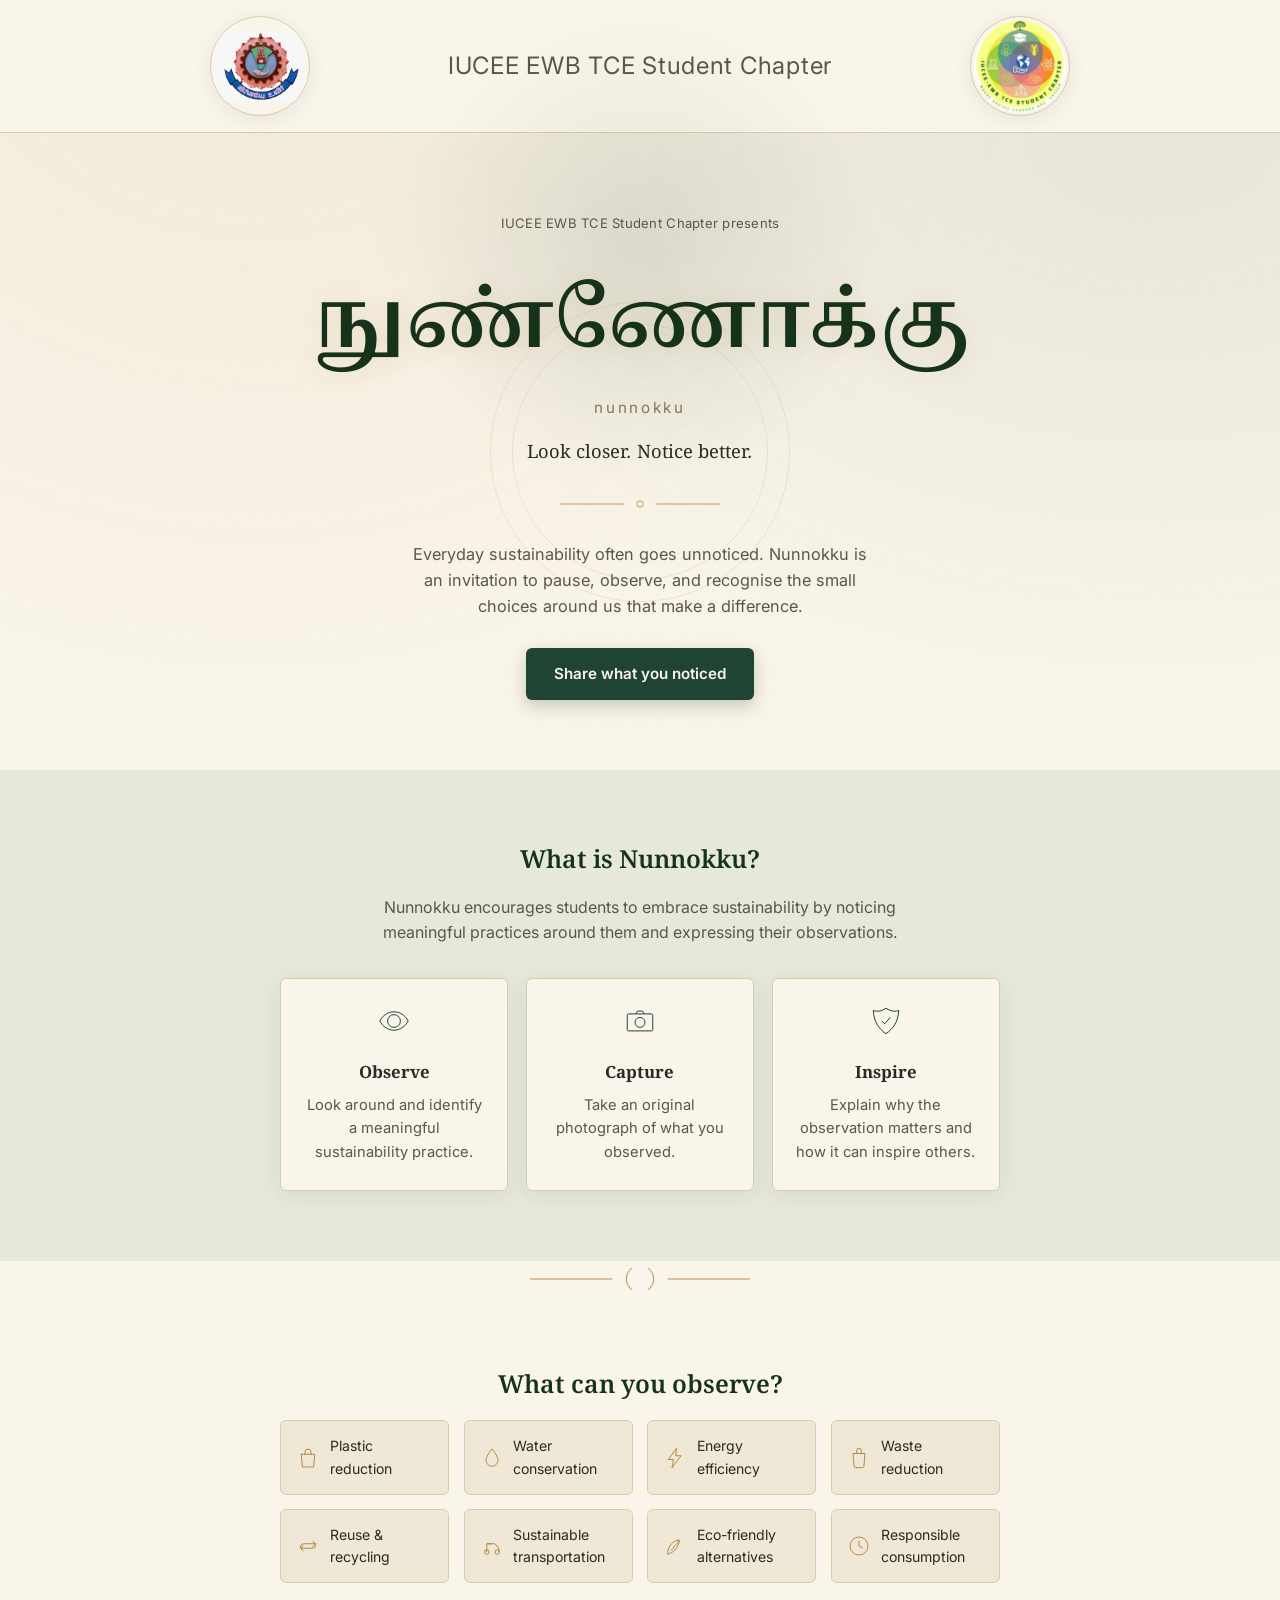
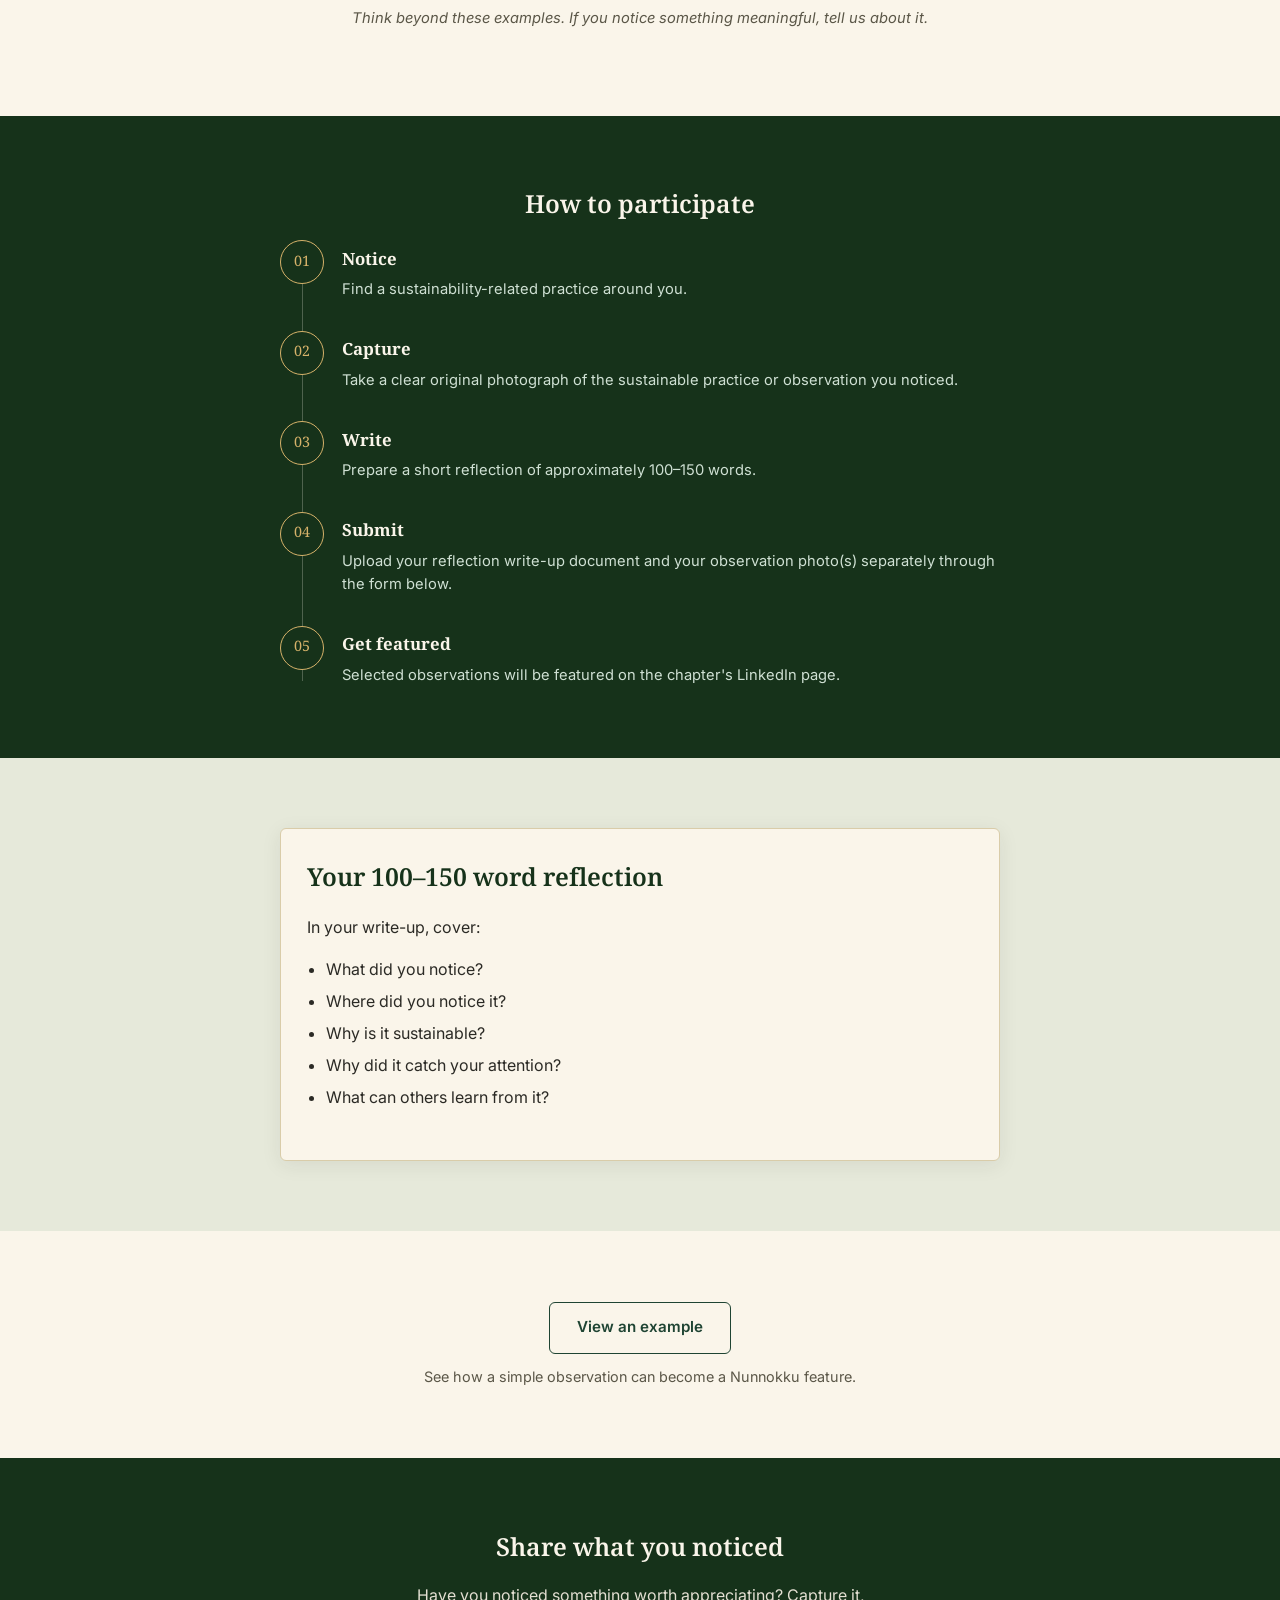
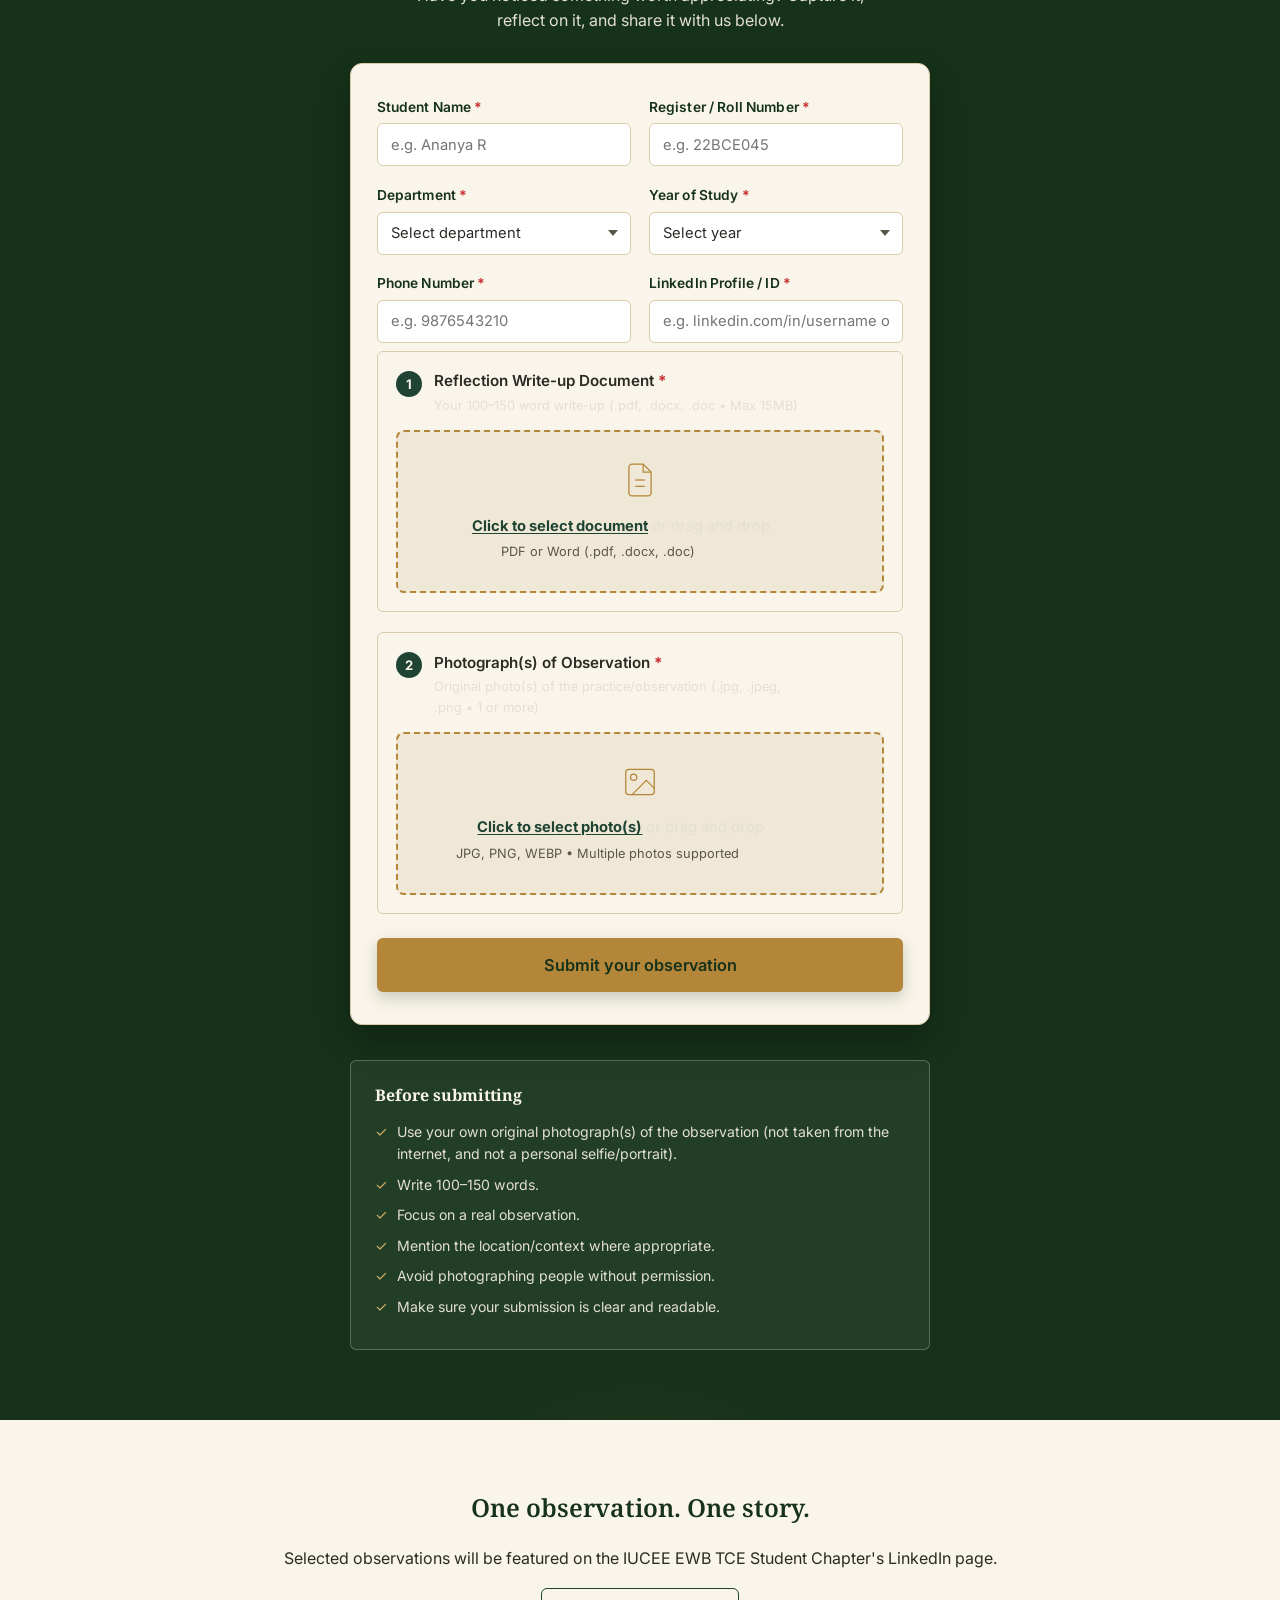
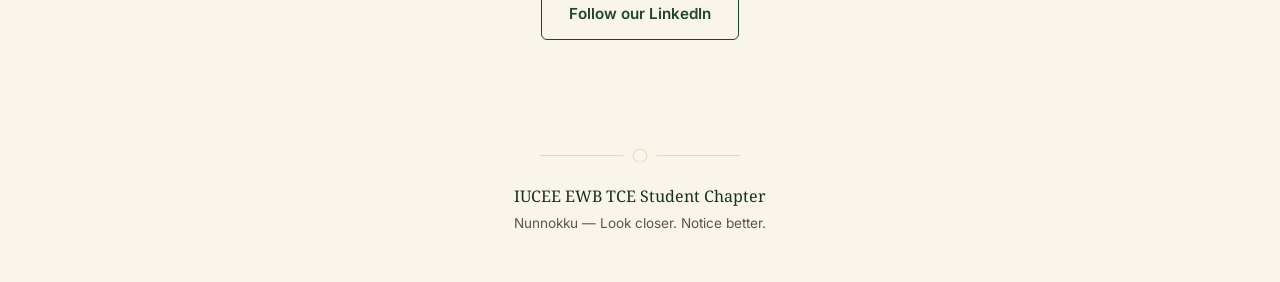
<file: index.html>
<!DOCTYPE html>
<html lang="ta">
<head>
<meta charset="UTF-8">
<meta name="viewport" content="width=device-width, initial-scale=1.0">
<title>நுண்ணோக்கு (Nunnokku) — IUCEE EWB TCE Student Chapter</title>
<meta name="description" content="Nunnokku is a weekly sustainability observation series by the IUCEE EWB TCE Student Chapter. Notice, capture, and share everyday sustainable practices around you.">

<!-- Fonts: Noto Serif Tamil for the Tamil identity mark, Inter for English body/UI text -->
<link rel="preconnect" href="https://fonts.googleapis.com">
<link rel="preconnect" href="https://fonts.gstatic.com" crossorigin>
<link href="https://fonts.googleapis.com/css2?family=Noto+Serif+Tamil:wght@400;500;600;700&family=Inter:wght@400;500;600;700&display=swap" rel="stylesheet">

<link rel="stylesheet" href="style.css?v=4">
</head>
<body>

<a class="skip-link" href="#main">Skip to content</a>

<!-- ============ HEADER ============ -->
<header class="site-header">
  <div class="header-inner">
    <!-- Replace with the chapter's own logo. Keep the image square-ish for best balance. -->
    <span class="logo-frame">
      <img class="logo logo-left" src="assets/logo-left.jpeg" alt="IUCEE EWB TCE Student Chapter logo" width="200" height="200" loading="eager" onerror="this.parentElement.style.visibility='hidden'">
    </span>
    <div class="header-center">
      <span class="header-title"><span class="title-main">IUCEE EWB TCE</span> <span class="title-sub">Student Chapter</span></span>
    </div>
    <!-- Replace with the second organization's logo -->
    <span class="logo-frame">
      <img class="logo logo-right" src="assets/logo-right.png" alt="Partner organization logo" width="200" height="200" loading="eager" onerror="this.parentElement.style.visibility='hidden'">
    </span>
  </div>
</header>

<main id="main">

  <!-- ============ 1. HERO ============ -->
  <section class="hero" aria-labelledby="hero-title">
    <div class="hero-glow" aria-hidden="true"></div>
    <svg class="hero-ring" viewBox="0 0 400 400" aria-hidden="true">
      <circle cx="200" cy="200" r="176" fill="none" stroke="currentColor" stroke-width="1"/>
      <circle cx="200" cy="200" r="150" fill="none" stroke="currentColor" stroke-width="1"/>
    </svg>

    <p class="presents">IUCEE EWB TCE Student Chapter presents</p>
    <h3 id="hero-title" class="tamil-mark">நுண்ணோக்கு</h3>
    <p class="transliteration">nunnokku</p>
    <p class="tagline">Look closer. Notice better.</p>

    <div class="motif" aria-hidden="true">
      <svg viewBox="0 0 200 20" preserveAspectRatio="xMidYMid meet">
        <line x1="0" y1="10" x2="80" y2="10" stroke="currentColor" stroke-width="1"/>
        <circle cx="100" cy="10" r="4" fill="none" stroke="currentColor" stroke-width="1"/>
        <line x1="120" y1="10" x2="200" y2="10" stroke="currentColor" stroke-width="1"/>
      </svg>
    </div>

    <p class="hero-intro">
      Everyday sustainability often goes unnoticed. Nunnokku is an invitation to pause,
      observe, and recognise the small choices around us that make a difference.
    </p>

    <a href="#submit" class="btn btn-primary hero-cta">Share what you noticed</a>
  </section>

  <!-- ============ 2. ABOUT THE SERIES ============ -->
  <section class="band band-sage" aria-labelledby="about-title">
    <div class="container">
      <h2 id="about-title">What is Nunnokku?</h2>
      <p class="section-lede">
Nunnokku encourages students to embrace sustainability by noticing meaningful practices around them and expressing their observations.

      </p>

      <div class="trio">
        <article class="trio-card">
          <svg class="trio-icon" viewBox="0 0 48 48" fill="none" stroke="currentColor" stroke-width="1.4" aria-hidden="true">
            <circle cx="24" cy="24" r="9"/>
            <path d="M4 24c4-8 12-13 20-13s16 5 20 13c-4 8-12 13-20 13S8 32 4 24z"/>
          </svg>
          <h3>Observe</h3>
          <p>Look around and identify a meaningful sustainability practice.</p>
        </article>
        <article class="trio-card">
          <svg class="trio-icon" viewBox="0 0 48 48" fill="none" stroke="currentColor" stroke-width="1.4" aria-hidden="true">
            <rect x="6" y="14" width="36" height="24" rx="2"/>
            <circle cx="24" cy="26" r="7"/>
            <path d="M18 14l2.5-4h7l2.5 4"/>
          </svg>
          <h3>Capture</h3>
          <p>Take an original photograph of what you observed.</p>
        </article>
        <article class="trio-card">
          <svg class="trio-icon" viewBox="0 0 48 48" fill="none" stroke="currentColor" stroke-width="1.4" aria-hidden="true">
            <path d="M24 6c8 5 14 5 18 3-1 16-7 25-18 33C13 34 7 25 6 9c4 2 10 2 18-3z"/>
            <path d="M18 24l4 4 8-9"/>
          </svg>
          <h3>Inspire</h3>
          <p>Explain why the observation matters and how it can inspire others.</p>
        </article>
      </div>
    </div>
  </section>

  <div class="divider" aria-hidden="true">
    <svg viewBox="0 0 240 24"><path d="M0 12h90M150 12h90M105 12a15 15 0 0130 0 15 15 0 01-30 0z" fill="none" stroke="currentColor" stroke-width="1"/></svg>
  </div>

  <!-- ============ 3. WHAT CAN YOU OBSERVE ============ -->
  <section class="band" aria-labelledby="observe-title">
    <div class="container">
      <h2 id="observe-title">What can you observe?</h2>

      <ul class="observe-grid">
       
<li>
  <svg viewBox="0 0 32 32"
       fill="none"
       stroke="currentColor"
       stroke-width="1.3"
       stroke-linecap="round"
       stroke-linejoin="round"
       aria-hidden="true">
    <path d="M7 11h18l-1.5 17h-15L7 11z"/>
    <path d="M12 11V8a4 4 0 0 1 8 0v3"/>
  </svg>
  <span>Plastic reduction</span>
</li>
        <li>
          <svg viewBox="0 0 32 32" fill="none" stroke="currentColor" stroke-width="1.3" aria-hidden="true"><path d="M16 4c5 6 8 11 8 15a8 8 0 11-16 0c0-4 3-9 8-15z"/></svg>
          <span>Water conservation</span>
        </li>
        <li>
          <svg viewBox="0 0 32 32" fill="none" stroke="currentColor" stroke-width="1.3" aria-hidden="true"><path d="M18 3L7 18h7l-2 11 12-16h-7l1-10z"/></svg>
          <span>Energy efficiency</span>
        </li>
        <li>
          <svg viewBox="0 0 32 32" fill="none" stroke="currentColor" stroke-width="1.3" aria-hidden="true"><path d="M8 10h16l-1.5 17a2 2 0 01-2 1.9h-9a2 2 0 01-2-1.9L8 10zM13 10V6a3 3 0 013-3h0a3 3 0 013 3v4"/></svg>
          <span>Waste reduction</span>
        </li>
        <li>
          <svg viewBox="0 0 32 32" fill="none" stroke="currentColor" stroke-width="1.3" aria-hidden="true"><path d="M22 9l4 4-4 4M26 13H10a4 4 0 00-4 4v2M10 23l-4-4 4-4M6 19h16a4 4 0 004-4v-2"/></svg>
          <span>Reuse &amp; recycling</span>
        </li>
        <li>
          <svg viewBox="0 0 32 32" fill="none" stroke="currentColor" stroke-width="1.3" aria-hidden="true"><circle cx="9" cy="24" r="3"/><circle cx="23" cy="24" r="3"/><path d="M9 24V13h11l5 6v5M9 13h6"/></svg>
          <span>Sustainable transportation</span>
        </li>
        <li>
          <svg viewBox="0 0 32 32" fill="none" stroke="currentColor" stroke-width="1.3" aria-hidden="true"><path d="M6 27c8-2 14-8 16-19-9 1-15 7-16 19z"/><path d="M11 22c3-4 6-8 11-13"/></svg>
          <span>Eco-friendly alternatives</span>
        </li>
        <li>
          <svg viewBox="0 0 32 32" fill="none" stroke="currentColor" stroke-width="1.3" aria-hidden="true"><path d="M16 4a12 12 0 100 24 12 12 0 000-24z"/><path d="M16 9v7l5 3"/></svg>
          <span>Responsible consumption</span>
        </li>
      </ul>

      <p class="observe-note">Think beyond these examples. If you notice something meaningful, tell us about it.</p>
    </div>
  </section>

  <!-- ============ 4. HOW TO PARTICIPATE ============ -->
  <section class="band band-forest" aria-labelledby="timeline-title">
    <div class="container">
      <h2 id="timeline-title" class="on-dark">How to participate</h2>

      <ol class="timeline">
        <li>
          <span class="tl-num">01</span>
          <div class="tl-body">
            <h3>Notice</h3>
            <p>Find a sustainability-related practice around you.</p>
          </div>
        </li>
        <li>
          <span class="tl-num">02</span>
          <div class="tl-body">
            <h3>Capture</h3>
            <p>Take a clear original photograph of the sustainable practice or observation you noticed.</p>
          </div>
        </li>
        <li>
          <span class="tl-num">03</span>
          <div class="tl-body">
            <h3>Write</h3>
            <p>Prepare a short reflection of approximately 100–150 words.</p>
          </div>
        </li>
        <li>
          <span class="tl-num">04</span>
          <div class="tl-body">
            <h3>Submit</h3>
            <p>Upload your reflection write-up document and your observation photo(s) separately through the form below.</p>
          </div>
        </li>
        <li>
          <span class="tl-num">05</span>
          <div class="tl-body">
            <h3>Get featured</h3>
            <p>Selected observations will be featured on the chapter's LinkedIn page.</p>
          </div>
        </li>
      </ol>
    </div>
  </section>

  <!-- ============ 5. WRITING GUIDELINES ============ -->
  <section class="band band-sage" aria-labelledby="guidelines-title">
    <div class="container">
      <div class="guidelines-card">
        <h2 id="guidelines-title">Your 100–150 word reflection</h2>
        <p>In your write-up, cover:</p>
        <ul class="checklist">
          <li>What did you notice?</li>
          <li>Where did you notice it?</li>
          <li>Why is it sustainable?</li>
          <li>Why did it catch your attention?</li>
          <li>What can others learn from it?</li>
        </ul>
      </div>
    </div>
  </section>

  <!-- ============ 6. EXAMPLE DOCUMENT ============ -->
  <section class="band example" aria-labelledby="example-title">
    <div class="container">
      <h2 id="example-title" class="visually-hidden">Example submission</h2>
      <a id="example-link" href="https://www.linkedin.com/posts/ietsc_nunnoku-sustainability-biogas-ugcPost-7514996785770086400-_ATa/?utm_source=share&utm_medium=member_desktop&rcm=ACoAAE7gDmEBt5pXlXGit9f7jyPxDKz20_A8V6I" target="_blank" rel="noopener noreferrer" class="btn btn-outline example-btn">View an example</a>
      <p class="example-subtitle">See how a simple observation can become a Nunnokku feature.</p>
    </div>
  </section>

  <!-- ============ 7. SUBMISSION SECTION ============ -->
  <section class="band submit-section" id="submit" aria-labelledby="submit-title">
    <div class="submit-glow" aria-hidden="true"></div>
    <div class="container">
      <h2 id="submit-title" class="on-dark">Share what you noticed</h2>
      <p>Have you noticed something worth appreciating? Capture it, reflect on it, and share it with us below.</p>

      <!-- Interactive Upload Form Card -->
      <div class="submission-card" id="submission-card">
        
        <!-- Upload Form -->
        <form id="submission-form" class="submission-form" novalidate>
          <div class="form-grid">
            
            <div class="form-group">
              <label for="student-name">Student Name <span class="req">*</span></label>
              <input type="text" id="student-name" name="name" placeholder="e.g. Ananya R" required autocomplete="name">
            </div>

            <div class="form-group">
              <label for="student-reg">Register / Roll Number <span class="req">*</span></label>
              <input type="text" id="student-reg" name="regNo" placeholder="e.g. 22BCE045" required>
            </div>

            <div class="form-group">
              <label for="student-dept">Department <span class="req">*</span></label>
              <div class="select-wrapper">
                <select id="student-dept" name="department" required>
                  <option value="" disabled selected>Select department</option>
                  <option value="Civil Engineering">Civil Engineering</option>
                  <option value="Mechanical Engineering">Mechanical Engineering</option>
                  <option value="Electrical and Electronics Engineering">Electrical and Electronics Engineering</option>
                  <option value="Electrical and Computer Engineering">Electrical and Computer Engineering</option>
                  <option value="Electronics and Communication Engineering">Electronics and Communication Engineering</option>
                  <option value="VLSI Design and Technology">VLSI Design and Technology</option>
                  <option value="Computer Science and Engineering">Computer Science and Engineering</option>
                  <option value="Information Technology">Information Technology</option>
                  <option value="Mechatronics Engineering">Mechatronics Engineering</option>
                  <option value="Computer Science and Business Systems">Computer Science and Business Systems</option>
                  <option value="Data Science">Data Science</option>
                  <option value="Artificial Intelligence and Machine Learning">Artificial Intelligence</option>
                  <option value="Fashion Technology">Fashion Technology</option>
                  <option value="Architecture">Architecture</option>
                  <option value="Other">Other</option>
                </select>
              </div>
            </div>

            <div class="form-group">
              <label for="student-year">Year of Study <span class="req">*</span></label>
              <div class="select-wrapper">
                <select id="student-year" name="year" required>
                  <option value="" disabled selected>Select year</option>
                  <option value="1st Year">1st Year</option>
                  <option value="2nd Year">2nd Year</option>
                  <option value="3rd Year">3rd Year</option>
                  <option value="4th Year">4th Year</option>
                  <option value="5th Year">5th Year</option>
                  <option value="Post Graduate">Post Graduate</option>
                </select>
              </div>
            </div>

            <div class="form-group">
              <label for="student-phone">Phone Number <span class="req">*</span></label>
              <input type="tel" id="student-phone" name="phone" placeholder="e.g. 9876543210" required autocomplete="tel">
            </div>

            <div class="form-group">
              <label for="student-linkedin">LinkedIn Profile / ID <span class="req">*</span></label>
              <input type="text" id="student-linkedin" name="linkedin" placeholder="e.g. linkedin.com/in/username or username" required>
            </div>

          </div>

          <!-- Dual Upload Section: 1. Reflection Document & 2. Observation Photos -->
          <div class="dual-upload-container">

            <!-- Uploader 1: Reflection Document -->
            <div class="upload-card-box">
              <div class="upload-card-header">
                <span class="upload-step-badge">1</span>
                <div>
                  <label class="upload-card-label" for="doc-input">Reflection Write-up Document <span class="req">*</span></label>
                  <p class="upload-card-hint">Your 100–150 word write-up (.pdf, .docx, .doc &bull; Max 15MB)</p>
                </div>
              </div>

              <div id="doc-drop-zone" class="drop-zone" tabindex="0" role="button" aria-label="Drop your reflection document here or click to browse">
                <input type="file" id="doc-input" class="file-input" accept=".pdf,.doc,.docx" required>
                <div class="drop-zone-prompt">
                  <svg class="upload-icon" viewBox="0 0 48 48" fill="none" stroke="currentColor" stroke-width="1.6" aria-hidden="true">
                    <path d="M14 4h14l10 10v26a4 4 0 0 1-4 4H14a4 4 0 0 1-4-4V8a4 4 0 0 1 4-4z"/>
                    <polyline points="28 4 28 14 38 14"/>
                    <line x1="18" y1="24" x2="30" y2="24"/>
                    <line x1="18" y1="32" x2="30" y2="32"/>
                  </svg>
                  <p class="drop-text"><strong>Click to select document</strong> or drag and drop</p>
                  <p class="drop-hint">PDF or Word (.pdf, .docx, .doc)</p>
                </div>
              </div>

              <!-- Document Preview Card (Hidden until selected) -->
              <div id="doc-preview" class="file-preview hidden">
                <div class="file-info">
                  <span class="file-type-badge" id="doc-ext-badge">PDF</span>
                  <div class="file-meta">
                    <span class="file-name" id="doc-name-text">document.pdf</span>
                    <span class="file-size" id="doc-size-text">1.2 MB</span>
                  </div>
                </div>
                <button type="button" id="remove-doc-btn" class="btn-remove-file" aria-label="Remove selected document">&times;</button>
              </div>
            </div>

            <!-- Uploader 2: Observation Photograph(s) -->
            <div class="upload-card-box">
              <div class="upload-card-header">
                <span class="upload-step-badge">2</span>
                <div>
                  <label class="upload-card-label" for="photo-input">Photograph(s) of Observation <span class="req">*</span></label>
                  <p class="upload-card-hint">Original photo(s) of the practice/observation (.jpg, .jpeg, .png &bull; 1 or more)</p>
                </div>
              </div>

              <div id="photo-drop-zone" class="drop-zone" tabindex="0" role="button" aria-label="Drop your observation photos here or click to browse">
                <input type="file" id="photo-input" class="file-input" accept=".jpg,.jpeg,.png,.webp" multiple required>
                <div class="drop-zone-prompt">
                  <svg class="upload-icon" viewBox="0 0 48 48" fill="none" stroke="currentColor" stroke-width="1.6" aria-hidden="true">
                    <rect x="6" y="8" width="36" height="32" rx="4"/>
                    <circle cx="16" cy="18" r="4"/>
                    <polyline points="42 32 32 22 14 40"/>
                  </svg>
                  <p class="drop-text"><strong>Click to select photo(s)</strong> or drag and drop</p>
                  <p class="drop-hint">JPG, PNG, WEBP &bull; Multiple photos supported</p>
                </div>
              </div>

              <!-- Photos Preview Gallery (Hidden until selected) -->
              <div id="photos-preview-container" class="photos-preview-container hidden">
                <div class="photos-header-row">
                  <span id="photos-count-label" class="photos-count-label">Selected Photos (0)</span>
                  <button type="button" id="add-more-photos-btn" class="btn-add-more">+ Add more photos</button>
                </div>
                <div id="photos-gallery-list" class="photos-gallery-list">
                  <!-- Dynamically populated photo items -->
                </div>
              </div>
            </div>

          </div>

          <div id="form-error-banner" class="form-feedback error hidden" role="alert"></div>

          <!-- Submit Button & Action Bar -->
          <div class="form-actions">
            <button type="submit" id="submit-form-btn" class="btn btn-primary btn-large">
              <span>Submit your observation</span>
            </button>
          </div>
        </form>

        <!-- Live Uploading Progress View (Hidden by default) -->
        <div id="upload-progress-state" class="upload-state hidden" aria-live="polite">
          <div class="state-spinner" aria-hidden="true"></div>
          <h3 class="state-title">Uploading observation...</h3>
          <p class="state-desc" id="progress-desc">Uploading your write-up and photo(s) securely to Google Drive. Please don't close this window.</p>
          <div class="progress-bar-track">
            <div id="progress-bar-fill" class="progress-bar-fill"></div>
          </div>
        </div>

        <!-- Success Confirmation View (Hidden by default) -->
        <div id="upload-success-state" class="upload-state hidden" aria-live="polite">
          <div class="success-checkmark" aria-hidden="true">
            <svg viewBox="0 0 52 52">
              <circle cx="26" cy="26" r="24" fill="none" stroke="currentColor" stroke-width="2"/>
              <path fill="none" stroke="currentColor" stroke-width="2.5" stroke-linecap="round" stroke-linejoin="round" d="M14 27l8 8 16-16"/>
            </svg>
          </div>
          <h3 class="state-title">Observation Submitted Successfully!</h3>
          <p class="state-desc" id="success-message">
            Thank you for contributing to Nunnokku.
          </p>
          <div class="submission-summary" id="submission-summary"></div>
          <button type="button" id="submit-another-btn" class="btn btn-outline">Submit another observation</button>
        </div>

      </div>

      <!-- ============ 8. IMPORTANT SUBMISSION INFORMATION ============ -->
      <div class="info-box">
        <h3>Before submitting</h3>
        <ul class="check-list">
          <li>Use your own original photograph(s) of the observation (not taken from the internet, and not a personal selfie/portrait).</li>
          <li>Write 100–150 words.</li>
          <li>Focus on a real observation.</li>
          <li>Mention the location/context where appropriate.</li>
          <li>Avoid photographing people without permission.</li>
          <li>Make sure your submission is clear and readable.</li>
        </ul>
      </div>
    </div>
  </section>

  <!-- ============ 9. LINKEDIN FEATURE ============ -->
  <section class="band example" aria-labelledby="linkedin-title">
    <div class="container">
      <h2 id="linkedin-title">One observation. One story.</h2>
      <p>Selected observations will be featured on the IUCEE EWB TCE Student Chapter's LinkedIn page.</p>
      <a id="linkedin-link" href="#" target="_blank" rel="noopener noreferrer" class="btn btn-outline">Follow our LinkedIn</a>
    </div>
  </section>

</main>

<!-- ============ 10. FOOTER ============ -->
<footer class="site-footer">
  <svg class="footer-motif" viewBox="0 0 240 16" aria-hidden="true">
    <line x1="0" y1="8" x2="100" y2="8" stroke="currentColor" stroke-width="1"/>
    <path d="M112 8a8 8 0 0116 0 8 8 0 01-16 0z" fill="none" stroke="currentColor" stroke-width="1"/>
    <line x1="140" y1="8" x2="240" y2="8" stroke="currentColor" stroke-width="1"/>
  </svg>
  <p class="footer-org">IUCEE EWB TCE Student Chapter</p>
  <p class="footer-tag">Nunnokku — Look closer. Notice better.</p>
</footer>

<script src="script.js?v=4"></script>
</body>
</html>
</file>
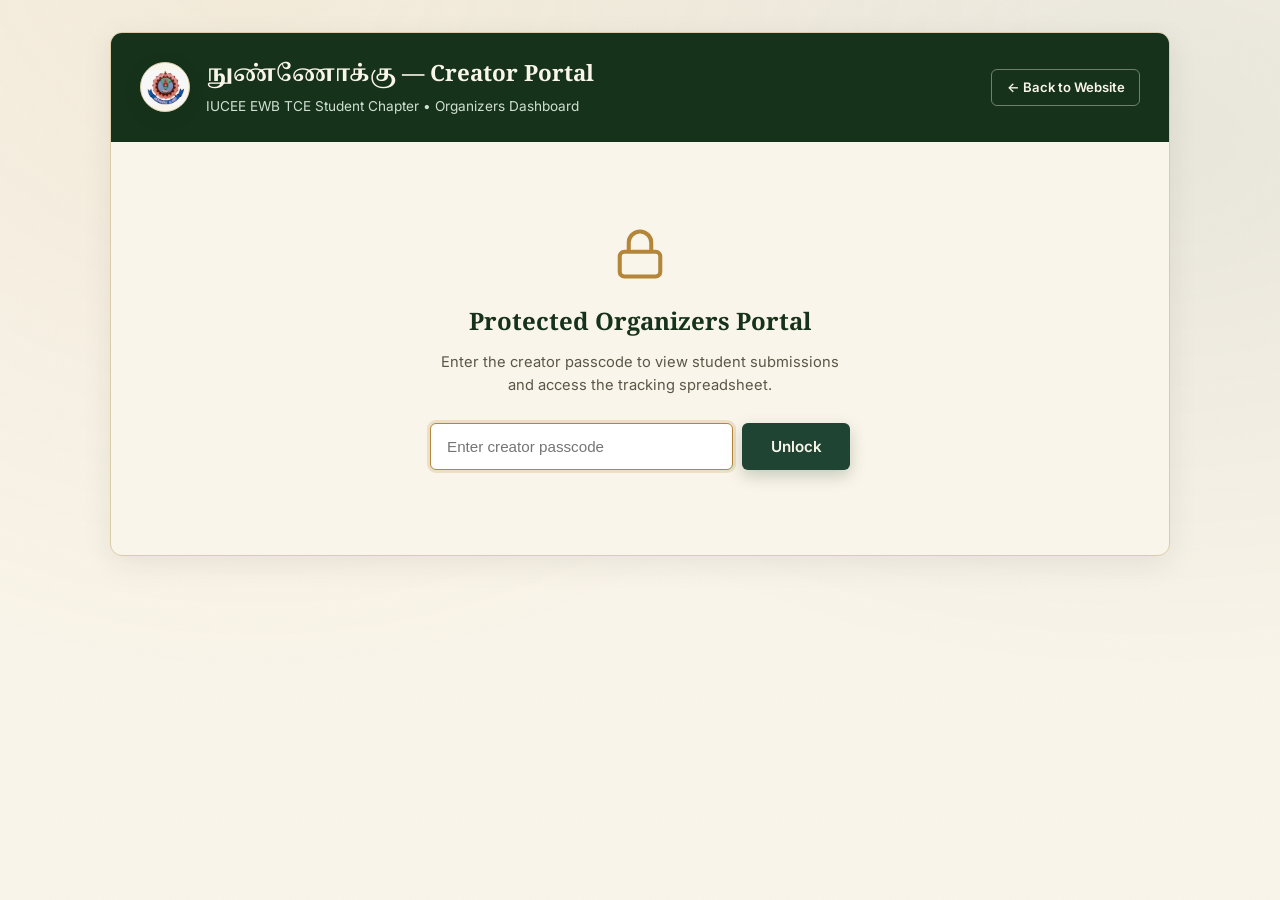
<file: creator.html>
<!DOCTYPE html>
<html lang="en">
<head>
<meta charset="UTF-8">
<meta name="viewport" content="width=device-width, initial-scale=1.0">
<title>Creator Portal — நுண்ணோக்கு (Nunnokku)</title>
<meta name="robots" content="noindex, nofollow">

<link rel="preconnect" href="https://fonts.googleapis.com">
<link rel="preconnect" href="https://fonts.gstatic.com" crossorigin>
<link href="https://fonts.googleapis.com/css2?family=Noto+Serif+Tamil:wght@600;700&family=Inter:wght@400;500;600;700&display=swap" rel="stylesheet">
<link rel="stylesheet" href="style.css">

<style>
/* Creator Portal Page Styles */
body {
  min-height: 100vh;
  display: flex;
  flex-direction: column;
}

.portal-container {
  max-width: 1100px;
  margin: 2rem auto;
  padding: 0 1.25rem;
  width: 100%;
  box-sizing: border-box;
  flex: 1;
}

.portal-card {
  background: var(--paper);
  border: 1px solid var(--line);
  border-radius: 12px;
  box-shadow: 0 8px 30px rgba(43, 42, 37, 0.08);
  overflow: hidden;
}

.portal-header {
  background: var(--green-deep);
  color: var(--paper);
  padding: 1.5rem 1.8rem;
  display: flex;
  align-items: center;
  justify-content: space-between;
  flex-wrap: wrap;
  gap: 1rem;
}

.portal-header-left {
  display: flex;
  align-items: center;
  gap: 1rem;
}

.portal-title h1 {
  font-family: var(--serif-tamil);
  font-size: 1.4rem;
  margin: 0;
  color: var(--paper);
}

.portal-title p {
  margin: 0.2rem 0 0;
  font-size: 0.85rem;
  color: #CFE0D3;
}

.portal-body {
  padding: 1.8rem;
}

/* Authentication Screen */
.auth-box {
  max-width: 420px;
  margin: 3.5rem auto;
  text-align: center;
}

.auth-box .lock-icon {
  width: 54px;
  height: 54px;
  color: var(--gold);
  margin-bottom: 1rem;
}

.auth-box h2 {
  font-family: var(--serif-tamil);
  color: var(--green-deep);
  margin: 0 0 0.5rem;
}

.auth-box p {
  color: var(--ink-soft);
  font-size: 0.92rem;
  margin: 0 0 1.6rem;
}

.auth-form {
  display: flex;
  gap: 0.6rem;
}

.auth-form input {
  flex: 1;
  padding: 0.75rem 1rem;
  border: 1.5px solid var(--line);
  border-radius: var(--radius);
  font-size: 0.95rem;
  outline: none;
}
.auth-form input:focus {
  border-color: var(--gold);
  box-shadow: 0 0 0 3px rgba(180, 134, 58, 0.2);
}

.auth-error {
  color: #c83232;
  font-size: 0.86rem;
  margin-top: 0.8rem;
}

/* Dashboard Toolbar */
.dash-header-bar {
  display: flex;
  align-items: center;
  justify-content: space-between;
  flex-wrap: wrap;
  gap: 1rem;
  margin-bottom: 1.5rem;
  padding-bottom: 1.2rem;
  border-bottom: 1px solid var(--line);
}

.stat-pills {
  display: flex;
  align-items: center;
  gap: 0.75rem;
  flex-wrap: wrap;
}

.stat-pill {
  background: var(--paper-deep);
  border: 1px solid var(--line);
  border-radius: 999px;
  padding: 0.4rem 0.9rem;
  font-size: 0.85rem;
  font-weight: 600;
  color: var(--green-deep);
}

.action-buttons {
  display: flex;
  align-items: center;
  gap: 0.6rem;
  flex-wrap: wrap;
}

.search-filter-row {
  display: flex;
  gap: 0.75rem;
  margin-bottom: 1.4rem;
  flex-wrap: wrap;
}

.search-input-box {
  flex: 1;
  min-width: 260px;
  position: relative;
}

.search-input-box input {
  width: 100%;
  box-sizing: border-box;
  padding: 0.75rem 1rem 0.75rem 2.4rem;
  border: 1.5px solid var(--line);
  border-radius: var(--radius);
  font-size: 0.92rem;
}

.search-icon {
  position: absolute;
  left: 0.8rem;
  top: 50%;
  transform: translateY(-50%);
  color: var(--ink-soft);
  width: 16px;
  height: 16px;
  pointer-events: none;
}

/* In-Page Table Styling */
.table-responsive {
  overflow-x: auto;
  border: 1px solid var(--line);
  border-radius: 8px;
  background: #FFFFFF;
}

.submissions-table {
  width: 100%;
  border-collapse: collapse;
  text-align: left;
  font-size: 0.88rem;
}

.submissions-table th {
  background: var(--paper-deep);
  color: var(--green-deep);
  font-weight: 600;
  padding: 0.85rem 1rem;
  border-bottom: 1.5px solid var(--line);
  white-space: nowrap;
}

.submissions-table td {
  padding: 0.85rem 1rem;
  border-bottom: 1px solid var(--line);
  color: var(--ink);
  vertical-align: middle;
}

.submissions-table tr:last-child td {
  border-bottom: none;
}

.submissions-table tr:hover {
  background: rgba(230, 233, 218, 0.35);
}

.tag-badge {
  display: inline-block;
  font-size: 0.75rem;
  font-weight: 600;
  padding: 0.2rem 0.5rem;
  border-radius: 4px;
  background: var(--sage);
  color: var(--green-deep);
  white-space: nowrap;
}

.file-link-cell {
  display: inline-flex;
  align-items: center;
  gap: 0.4rem;
  color: var(--green);
  text-decoration: none;
  font-weight: 600;
}
.file-link-cell:hover {
  text-decoration: underline;
  color: var(--green-deep);
}

.empty-state {
  text-align: center;
  padding: 3.5rem 1rem;
  color: var(--ink-soft);
}
.empty-state svg {
  width: 48px;
  height: 48px;
  color: var(--gold);
  margin-bottom: 0.8rem;
}

.loading-spinner-box {
  text-align: center;
  padding: 3.5rem 1rem;
}
</style>
</head>
<body>

<main class="portal-container">
  <div class="portal-card">
    
    <!-- Portal Header -->
    <header class="portal-header">
      <div class="portal-header-left">
        <span class="logo-frame" style="width: 50px; height: 50px;">
          <img class="logo logo-left" src="assets/logo-left.jpeg" alt="Chapter logo" style="width: 46px; height: 46px;">
        </span>
        <div class="portal-title">
          <h1>நுண்ணோக்கு — Creator Portal</h1>
          <p>IUCEE EWB TCE Student Chapter &bull; Organizers Dashboard</p>
        </div>
      </div>
      <div>
        <a href="index.html" class="btn btn-outline btn-sm" style="color: var(--paper); border-color: rgba(250,245,234,0.4);">
          &larr; Back to Website
        </a>
      </div>
    </header>

    <div class="portal-body">

      <!-- 1. Passcode Screen -->
      <section id="auth-section" class="auth-box">
        <svg class="lock-icon" viewBox="0 0 24 24" fill="none" stroke="currentColor" stroke-width="1.8" aria-hidden="true">
          <rect x="3" y="11" width="18" height="11" rx="2" ry="2"/>
          <path d="M7 11V7a5 5 0 0 1 10 0v4"/>
        </svg>
        <h2>Protected Organizers Portal</h2>
        <p>Enter the creator passcode to view student submissions and access the tracking spreadsheet.</p>
        
        <form id="passcode-form" class="auth-form" novalidate>
          <input type="password" id="passcode-input" placeholder="Enter creator passcode" required autofocus autocomplete="current-password">
          <button type="submit" class="btn btn-primary">Unlock</button>
        </form>
        <div id="auth-error-msg" class="auth-error hidden"></div>
      </section>

      <!-- 2. Submissions Table & Dashboard -->
      <section id="dashboard-section" class="hidden">
        
        <!-- Dashboard Toolbar -->
        <div class="dash-header-bar">
          <div class="stat-pills">
            <span class="stat-pill"><span id="total-count">0</span> Total Submissions</span>
            <span class="stat-pill" style="background: #e8f5e9; color: #2e7d32; border-color: #c8e6c9;">● Drive Connected</span>
          </div>

          <div class="action-buttons">
            <a id="drive-btn" href="https://drive.google.com/drive/folders/19Fz5dP-hQolfqGO4Phb431_vhfUcmlip" target="_blank" rel="noopener noreferrer" class="btn btn-primary btn-sm">
              <svg viewBox="0 0 24 24" width="14" height="14" fill="none" stroke="currentColor" stroke-width="2" aria-hidden="true">
                <path d="M18 13v6a2 2 0 0 1-2 2H5a2 2 0 0 1-2-2V8a2 2 0 0 1 2-2h6"/>
                <polyline points="15 3 21 3 21 9"/>
                <line x1="10" y1="14" x2="21" y2="3"/>
              </svg>
              <span>Open Google Drive Folder</span>
            </a>

            <button type="button" id="refresh-btn" class="btn btn-outline btn-sm" title="Reload submissions">
              🔄 Refresh
            </button>

            <button type="button" id="export-csv-btn" class="btn btn-outline btn-sm" title="Export table to CSV">
              📥 Export CSV
            </button>

            <button type="button" id="lock-btn" class="btn btn-outline btn-sm" title="Lock portal">
              🔒 Lock
            </button>
          </div>
        </div>

        <!-- Search Bar -->
        <div class="search-filter-row">
          <div class="search-input-box">
            <svg class="search-icon" viewBox="0 0 24 24" fill="none" stroke="currentColor" stroke-width="2" aria-hidden="true">
              <circle cx="11" cy="11" r="8"/>
              <line x1="21" y1="21" x2="16.65" y2="16.65"/>
            </svg>
            <input type="search" id="search-input" placeholder="Search by Student Name, Register Number, Department, or Year...">
          </div>
        </div>

        <!-- In-Page Table -->
        <div class="table-responsive">
          <table class="submissions-table" id="submissions-table">
            <thead>
              <tr>
                <th style="width: 40px;">#</th>
                <th>Submission Time</th>
                <th>Student Name</th>
                <th>Register No</th>
                <th>Department</th>
                <th>Year</th>
                <th>Phone</th>
                <th>LinkedIn</th>
                <th>Reflection Document</th>
                <th>Observation Photo(s)</th>
                <th style="text-align: right;">Folder</th>
              </tr>
            </thead>
            <tbody id="table-body">
              <!-- Dynamically populated rows -->
            </tbody>
          </table>
        </div>

      </section>

    </div>
  </div>
</main>

<script>
const APPS_SCRIPT_URL = "https://script.google.com/macros/s/AKfycbw6AKPrMkuItfA8wDkEnIT2LnBByjAhY2iDsRWib3MHMQGskU0speyXKt8cK2-sACo0/exec";
const DRIVE_FOLDER_URL = "https://drive.google.com/drive/folders/19Fz5dP-hQolfqGO4Phb431_vhfUcmlip";
const CREATOR_PASSCODE = "nunnokku2026";

let allSubmissions = [];
let activePasscode = "";

const authSection = document.getElementById("auth-section");
const dashSection = document.getElementById("dashboard-section");
const passcodeForm = document.getElementById("passcode-form");
const passcodeInput = document.getElementById("passcode-input");
const authErrorMsg = document.getElementById("auth-error-msg");
const tableBody = document.getElementById("table-body");
const totalCount = document.getElementById("total-count");
const searchInput = document.getElementById("search-input");
const refreshBtn = document.getElementById("refresh-btn");
const lockBtn = document.getElementById("lock-btn");
const exportCsvBtn = document.getElementById("export-csv-btn");

// Check session
if (sessionStorage.getItem("creator_auth") === "true") {
  activePasscode = CREATOR_PASSCODE;
  showDashboard();
}

passcodeForm.addEventListener("submit", (e) => {
  e.preventDefault();
  const entered = passcodeInput.value.trim();

  if (entered === CREATOR_PASSCODE) {
    activePasscode = entered;
    sessionStorage.setItem("creator_auth", "true");
    authErrorMsg.classList.add("hidden");
    showDashboard();
  } else {
    authErrorMsg.textContent = "Incorrect passcode. Please try again.";
    authErrorMsg.classList.remove("hidden");
    passcodeInput.focus();
  }
});

function showDashboard() {
  authSection.classList.add("hidden");
  dashSection.classList.remove("hidden");
  fetchSubmissions();
}

lockBtn.addEventListener("click", () => {
  sessionStorage.removeItem("creator_auth");
  activePasscode = "";
  passcodeInput.value = "";
  dashSection.classList.add("hidden");
  authSection.classList.remove("hidden");
});

refreshBtn.addEventListener("click", () => fetchSubmissions());

searchInput.addEventListener("input", () => {
  const q = searchInput.value.trim().toLowerCase();
  if (!q) {
    renderTable(allSubmissions);
    return;
  }
  const filtered = allSubmissions.filter(s => {
    return (s.name || "").toLowerCase().includes(q) ||
           (s.regNo || "").toLowerCase().includes(q) ||
           (s.department || "").toLowerCase().includes(q) ||
           (s.year || "").toLowerCase().includes(q) ||
           (s.phone || "").toLowerCase().includes(q) ||
           (s.linkedin || "").toLowerCase().includes(q) ||
           (s.docName || "").toLowerCase().includes(q) ||
           (s.photoNames || "").toLowerCase().includes(q) ||
           (s.fileName || "").toLowerCase().includes(q);
  });
  renderTable(filtered);
});

async function fetchSubmissions() {
  tableBody.innerHTML = `
    <tr>
      <td colspan="11" class="loading-spinner-box">
        <div class="state-spinner" style="margin: 0 auto 0.8rem;"></div>
        <p style="color: var(--ink-soft); margin: 0;">Loading submissions from your Google Sheet &amp; Drive...</p>
      </td>
    </tr>
  `;

  try {
    const response = await fetch(APPS_SCRIPT_URL, {
      method: "POST",
      headers: { "Content-Type": "text/plain;charset=utf-8" },
      body: JSON.stringify({ action: "list", passcode: activePasscode })
    });

    const data = await response.json();

    if (data.status === "success") {
      allSubmissions = data.submissions || [];
      totalCount.textContent = allSubmissions.length;
      renderTable(allSubmissions);
    } else {
      throw new Error(data.message || "Failed to fetch spreadsheet log.");
    }
  } catch (err) {
    console.warn("Notice:", err);
    tableBody.innerHTML = `
      <tr>
        <td colspan="9" class="empty-state">
          <svg viewBox="0 0 24 24" fill="none" stroke="currentColor" stroke-width="1.6">
            <path d="M22 19a2 2 0 0 1-2 2H4a2 2 0 0 1-2-2V5a2 2 0 0 1 2-2h5l2 3h9a2 2 0 0 1 2 2z"></path>
          </svg>
          <h3 style="margin: 0 0 0.5rem; color: var(--green-deep); font-family: var(--serif-tamil);">Submissions Stored Directly in Drive</h3>
          <p style="max-width: 50ch; margin: 0 auto 1.2rem; font-size: 0.9rem;">
            Your files are safely saved inside your Google Drive folder. To activate in-page table tracking from Google Sheets, update <code>Code.gs</code> with the enhanced script.
          </p>
          <a href="${DRIVE_FOLDER_URL}" target="_blank" rel="noopener noreferrer" class="btn btn-primary btn-sm">
            Open Google Drive Folder ↗
          </a>
        </td>
      </tr>
    `;
  }
}

function renderTable(items) {
  if (!items || items.length === 0) {
    tableBody.innerHTML = `
      <tr>
        <td colspan="11" class="empty-state">
          <p>No submissions found matching your search.</p>
        </td>
      </tr>
    `;
    return;
  }

  tableBody.innerHTML = items.map((sub, idx) => {
    const cleanLi = (sub.linkedin || "").trim();
    const liUrl = cleanLi ? (cleanLi.startsWith("http") ? cleanLi : "https://linkedin.com/in/" + cleanLi.replace(/^@/, "")) : "";

    // Document cell
    const docUrl = sub.docUrl || sub.fileUrl || "";
    const docName = sub.docName || sub.fileName || "Document";

    // Photos cell
    const photoUrls = (sub.photoUrls || "").split(",").map(u => u.trim()).filter(Boolean);
    const photoNames = (sub.photoNames || "").split(",").map(n => n.trim()).filter(Boolean);

    let photosHtml = `<span style="color:var(--ink-soft);">-</span>`;
    if (photoUrls.length > 0) {
      photosHtml = photoUrls.map((pUrl, pIdx) => {
        const pName = photoNames[pIdx] || `Photo ${pIdx + 1}`;
        return `<a href="${escapeHtml(pUrl)}" target="_blank" rel="noopener noreferrer" class="tag-badge" style="background:#e8f4ec; color:#1F4433; text-decoration:none; margin: 2px 3px;" title="${escapeHtml(pName)}">Photo ${pIdx + 1} ↗</a>`;
      }).join("");
    }

    return `
      <tr>
        <td style="color: var(--ink-soft); font-weight: 600;">${idx + 1}</td>
        <td style="white-space: nowrap; font-size: 0.82rem; color: var(--ink-soft);">${escapeHtml(sub.timestamp || "-")}</td>
        <td><strong>${escapeHtml(sub.name || "Anonymous")}</strong></td>
        <td><span class="tag-badge">${escapeHtml(sub.regNo || "-")}</span></td>
        <td>${escapeHtml(sub.department || "-")}</td>
        <td><span class="tag-badge" style="background: var(--paper-deep);">${escapeHtml(sub.year || "-")}</span></td>
        <td style="white-space: nowrap;">
          ${sub.phone && sub.phone !== "-" ? `<a href="tel:${escapeHtml(sub.phone)}" style="color: var(--forest); text-decoration: none; font-weight: 500;" title="Call student">${escapeHtml(sub.phone)}</a>` : `<span style="color:var(--ink-soft);">-</span>`}
        </td>
        <td>
          ${liUrl ? `<a href="${escapeHtml(liUrl)}" target="_blank" rel="noopener noreferrer" class="tag-badge" style="background:#0a66c2; color:#fff; text-decoration:none;" title="${escapeHtml(cleanLi)}">LinkedIn ↗</a>` : `<span style="color:var(--ink-soft);">-</span>`}
        </td>
        <td>
          ${docUrl && docUrl !== "#" ? `<a href="${escapeHtml(docUrl)}" target="_blank" rel="noopener noreferrer" class="tag-badge" style="background:var(--sage); color:var(--green-deep); text-decoration:none; max-width: 170px; overflow: hidden; text-overflow: ellipsis; display: inline-block; vertical-align: middle;" title="${escapeHtml(docName)}">${escapeHtml(docName)} ↗</a>` : `<span style="color:var(--ink-soft);">-</span>`}
        </td>
        <td style="white-space: nowrap;">
          ${photosHtml}
        </td>
        <td style="text-align: right; white-space: nowrap;">
          <a href="${escapeHtml(sub.folderUrl || sub.docUrl || sub.fileUrl || DRIVE_FOLDER_URL)}" target="_blank" rel="noopener noreferrer" class="btn btn-outline btn-sm" style="padding: 0.22rem 0.6rem; font-size: 0.78rem;">
            📁 Folder ↗
          </a>
        </td>
      </tr>
    `;
  }).join("");
}

exportCsvBtn.addEventListener("click", () => {
  if (allSubmissions.length === 0) {
    alert("No submissions available to export.");
    return;
  }

  let csvContent = "data:text/csv;charset=utf-8,";
  csvContent += "Index,Timestamp,Student Name,Register No,Department,Year,Phone Number,LinkedIn,Document Name,Document Link,Photo Names,Photo Links,Submission Folder\n";

  allSubmissions.forEach((sub, i) => {
    const row = [
      i + 1,
      `"${(sub.timestamp || "").replace(/"/g, '""')}"`,
      `"${(sub.name || "").replace(/"/g, '""')}"`,
      `"${(sub.regNo || "").replace(/"/g, '""')}"`,
      `"${(sub.department || "").replace(/"/g, '""')}"`,
      `"${(sub.year || "").replace(/"/g, '""')}"`,
      `"${(sub.phone || "").replace(/"/g, '""')}"`,
      `"${(sub.linkedin || "").replace(/"/g, '""')}"`,
      `"${(sub.docName || sub.fileName || "").replace(/"/g, '""')}"`,
      `"${(sub.docUrl || sub.fileUrl || "").replace(/"/g, '""')}"`,
      `"${(sub.photoNames || "").replace(/"/g, '""')}"`,
      `"${(sub.photoUrls || "").replace(/"/g, '""')}"`,
      `"${(sub.folderUrl || "").replace(/"/g, '""')}"`
    ];
    csvContent += row.join(",") + "\n";
  });

  const encodedUri = encodeURI(csvContent);
  const link = document.createElement("a");
  link.setAttribute("href", encodedUri);
  link.setAttribute("download", `nunnokku_submissions_${new Date().toISOString().slice(0,10)}.csv`);
  document.body.appendChild(link);
  link.click();
  document.body.removeChild(link);
});

function escapeHtml(str) {
  if (!str) return "";
  return String(str)
    .replace(/&/g, "&amp;")
    .replace(/</g, "&lt;")
    .replace(/>/g, "&gt;")
    .replace(/"/g, "&quot;")
    .replace(/'/g, "&#039;");
}
</script>

</body>
</html>
</file>
<file: style.css>
/* =========================================================
   NUNNOKKU — IUCEE EWB TCE Student Chapter
   Design tokens
   ========================================================= */
:root {
  --paper:      #FAF5EA;
  --paper-deep: #F0E8D6;
  --sage:       #E6E9DA;
  --ink:        #2B2A25;
  --ink-soft:   #5B5748;
  --green:      #1F4433;
  --green-deep: #16321A;
  --green-mid:  #2C5A43;
  --earth:      #8B7355;
  --gold:       #B4863A;
  --gold-soft:  #D6B26A;
  --line:       #D9CCA9;

  --serif-tamil: 'Noto Serif Tamil', 'Noto Serif', serif;
  --sans: 'Inter', -apple-system, BlinkMacSystemFont, 'Segoe UI', sans-serif;

  --radius: 6px;
  --shadow: 0 4px 20px rgba(43, 42, 37, 0.08);
  --shadow-lift: 0 10px 28px rgba(22, 50, 26, 0.14);
  --max-w: 720px;
}

* { box-sizing: border-box; }

html {
  scroll-behavior: smooth;
  overflow-x: hidden; /* belt-and-braces: decorative elements never cause a horizontal scrollbar or clip real content */
}

@media (prefers-reduced-motion: reduce) {
  html { scroll-behavior: auto; }
  *, *::before, *::after {
    animation-duration: 0.001ms !important;
    animation-iteration-count: 1 !important;
    transition-duration: 0.001ms !important;
  }
}

body {
  margin: 0;
  background: var(--paper);
  color: var(--ink);
  font-family: var(--sans);
  line-height: 1.6;
  -webkit-font-smoothing: antialiased;
  position: relative;
}

/* Fine grain + warm gradient wash over the whole page, so the
   parchment tone feels tactile instead of flat. */
body::before {
  content: "";
  position: fixed;
  inset: 0;
  pointer-events: none;
  z-index: 0;
  background-image:
    radial-gradient(ellipse at 20% -10%, rgba(180, 134, 58, 0.10), transparent 55%),
    radial-gradient(ellipse at 90% 15%, rgba(31, 68, 51, 0.08), transparent 50%),
    url("data:image/svg+xml,%3Csvg xmlns='http://www.w3.org/2000/svg' width='120' height='120'%3E%3Cfilter id='n'%3E%3CfeTurbulence type='fractalNoise' baseFrequency='0.9' numOctaves='2' stitchTiles='stitch'/%3E%3C/filter%3E%3Crect width='100%25' height='100%25' filter='url(%23n)' opacity='0.035'/%3E%3C/svg%3E");
  background-repeat: repeat;
}

body > * { position: relative; z-index: 1; }

img { max-width: 100%; display: block; }
a { color: inherit; }

.visually-hidden {
  position: absolute;
  width: 1px; height: 1px;
  overflow: hidden;
  clip: rect(0 0 0 0);
  white-space: nowrap;
}

.skip-link {
  position: absolute;
  left: -999px;
  top: 0;
  background: var(--green);
  color: var(--paper);
  padding: 0.6em 1em;
  z-index: 100;
}
.skip-link:focus { left: 0.5em; top: 0.5em; }

:focus-visible {
  outline: 2px solid var(--gold);
  outline-offset: 3px;
}

/* =========================================================
   HEADER
   ========================================================= */
.site-header {
  border-bottom: 1px solid var(--line);
  background: var(--paper);
}

.header-inner {
  max-width: 900px;
  margin: 0 auto;
  padding: 1rem 1.25rem;
  display: flex;
  align-items: center;
  justify-content: space-between;
  gap: 0.75rem;
}

.logo-frame {
  flex-shrink: 0;
  width: 100px;
  height: 100px;
  border-radius: 50%;
  background: var(--paper);
  border: 1px solid var(--line);
  box-shadow: var(--shadow);
  display: flex;
  align-items: center;
  justify-content: center;
  overflow: hidden;
}

.logo {
  width: 94px;
  height: 94px;
  object-fit: contain;
}

.header-center {
  flex: 1;
  display: flex;
  flex-direction: column;
  align-items: center;
  gap: 0.45rem;
}

.header-title {
  font-size: 1.5rem;
  letter-spacing: 0.03em;
  color: var(--ink-soft);
  text-align: center;
  margin: 0;
}

.title-main,
.title-sub {
  display: inline;
}

.creator-badge-btn {
  display: inline-flex;
  align-items: center;
  gap: 0.35rem;
  padding: 0.28rem 0.75rem;
  font-family: var(--sans);
  font-size: 0.78rem;
  font-weight: 600;
  color: var(--green);
  background: var(--paper-deep);
  border: 1px solid var(--line);
  border-radius: 999px;
  cursor: pointer;
  transition: all 0.2s ease;
}

.creator-badge-btn:hover {
  background: var(--green);
  color: var(--paper);
  border-color: var(--green);
  transform: translateY(-1px);
}

/* =========================================================
   HERO
   ========================================================= */
.hero {
  max-width: var(--max-w);
  margin: 0 auto;
  padding: 3.4rem 1.5rem 3.2rem;
  text-align: center;
  position: relative;
}

.hero-glow {
  position: absolute;
  top: -20%;
  left: 50%;
  transform: translateX(-50%);
  width: min(480px, 120vw);
  height: min(480px, 120vw);
  background: radial-gradient(circle, rgba(31, 68, 51, 0.10) 0%, transparent 70%);
  z-index: -2;
  pointer-events: none;
}

.hero-ring {
  position: absolute;
  top: 50%;
  left: 50%;
  transform: translate(-50%, -50%);
  /* Scales with the viewport so it never has to be clipped by
     the hero — clipping it was also clipping the title text. */
  width: min(340px, 82vw);
  height: min(340px, 82vw);
  color: var(--gold);
  opacity: 0.18;
  z-index: -1;
  pointer-events: none;
}

.presents {
  font-size: 0.82rem;
  color: var(--ink-soft);
  letter-spacing: 0.02em;
  margin: 0 0 1.6rem;
}

.tamil-mark {
  font-family: var(--serif-tamil);
  font-weight: 600;
  font-size: clamp(2rem, 10vw, 5rem);
  line-height: 1.3;
  white-space: nowrap;
  color: var(--green-deep);
  margin: 0;
  padding: 0.15em 0;
  text-shadow: 0 2px 24px rgba(180, 134, 58, 0.18);
}

.transliteration {
  font-size: 0.95rem;
  letter-spacing: 0.18em;
  color: var(--earth);
  margin: 0.5rem 0 0;
  text-transform: lowercase;
}

.tagline {
  font-family: var(--serif-tamil);
  font-style: italic;
  font-size: 1.15rem;
  color: var(--ink);
  margin: 1.1rem 0 0;
}

.motif { width: 160px; color: var(--gold); margin: 1.8rem auto; }
.motif svg { width: 100%; height: auto; display: block; }

.hero-intro {
  max-width: 46ch;
  margin: 0 auto;
  color: var(--ink-soft);
  font-size: 1.02rem;
}

.hero-cta { margin-top: 1.8rem; }

/* =========================================================
   BUTTONS
   ========================================================= */
.btn {
  display: inline-block;
  font-family: var(--sans);
  font-size: 0.95rem;
  font-weight: 600;
  text-decoration: none;
  padding: 0.85em 1.8em;
  border-radius: var(--radius);
  border: 1px solid transparent;
  cursor: pointer;
  transition: background-color 0.2s ease, color 0.2s ease, border-color 0.2s ease,
              transform 0.15s ease, box-shadow 0.2s ease;
}

.btn-primary {
  background: var(--green);
  color: var(--paper);
  box-shadow: 0 6px 16px rgba(22, 50, 26, 0.22);
}
.btn-primary:hover, .btn-primary:focus-visible {
  background: var(--green-deep);
  transform: translateY(-1px);
  box-shadow: 0 10px 22px rgba(22, 50, 26, 0.28);
}
.btn-primary:active { transform: translateY(1px); box-shadow: none; }

.btn-outline {
  background: transparent;
  color: var(--green);
  border-color: var(--green);
}
.btn-outline:hover, .btn-outline:focus-visible {
  background: var(--green);
  color: var(--paper);
}

.btn-large { padding: 1em 2.4em; font-size: 1.02rem; }

/* =========================================================
   FULL-BLEED BANDS
   ========================================================= */
.band {
  padding: 3.2rem 1.5rem;
}

.band-sage { background: var(--sage); }
.band-forest { background: var(--green-deep); color: var(--paper); }
.band-forest .tl-body p { color: #CFE0D3; }

.container {
  max-width: var(--max-w);
  margin: 0 auto;
}

.on-dark { color: var(--paper) !important; }

.divider {
  color: var(--gold);
  width: 220px;
  margin: 0 auto;
  padding: 0.4rem 0;
}
.divider svg { width: 100%; height: auto; display: block; }

.band h2 {
  font-family: var(--serif-tamil);
  font-weight: 600;
  font-size: 1.55rem;
  color: var(--green-deep);
  margin: 0 0 0.9rem;
  text-align: center;
}

.section-lede {
  text-align: center;
  max-width: 52ch;
  margin: 0 auto 2rem;
  color: var(--ink-soft);
}

/* fade-in on scroll */
.band, .hero {
  opacity: 0;
  transform: translateY(14px);
  transition: opacity 0.6s ease, transform 0.6s ease;
}
.band.in-view, .hero.in-view { opacity: 1; transform: translateY(0); }

/* =========================================================
   ABOUT — trio cards
   ========================================================= */
.trio { display: grid; grid-template-columns: 1fr; gap: 1.1rem; }

.trio-card {
  background: var(--paper);
  border: 1px solid var(--line);
  border-radius: var(--radius);
  padding: 1.6rem 1.3rem;
  text-align: center;
  box-shadow: var(--shadow);
  transition: transform 0.2s ease, box-shadow 0.2s ease;
}
.trio-card:hover { transform: translateY(-3px); box-shadow: var(--shadow-lift); }

.trio-icon { width: 34px; height: 34px; color: var(--green); margin: 0 auto 0.9rem; }

.trio-card h3 {
  font-family: var(--serif-tamil);
  font-size: 1.05rem;
  margin: 0 0 0.4rem;
  color: var(--ink);
}
.trio-card p { color: var(--ink-soft); font-size: 0.92rem; margin: 0; }

/* =========================================================
   OBSERVE GRID
   ========================================================= */
.observe-grid {
  list-style: none;
  margin: 0 0 1.5rem;
  padding: 0;
  display: grid;
  grid-template-columns: repeat(2, 1fr);
  gap: 0.9rem;
}

.observe-grid li {
  display: flex;
  align-items: center;
  gap: 0.6rem;
  background: var(--paper-deep);
  border: 1px solid var(--line);
  border-radius: var(--radius);
  padding: 0.85rem 0.95rem;
  font-size: 0.88rem;
  transition: transform 0.2s ease, background-color 0.2s ease, box-shadow 0.2s ease;
}
.observe-grid li:hover {
  background: var(--paper);
  transform: translateY(-2px);
  box-shadow: var(--shadow);
}

.observe-grid svg { width: 24px; height: 24px; color: var(--gold); flex-shrink: 0; }

.observe-note { text-align: center; font-style: italic; color: var(--ink-soft); font-size: 0.92rem; }

/* =========================================================
   TIMELINE
   ========================================================= */
.timeline { list-style: none; margin: 0; padding: 0; position: relative; }

.timeline::before {
  content: "";
  position: absolute;
  left: 22px;
  top: 6px;
  bottom: 6px;
  width: 1px;
  background: rgba(250, 245, 234, 0.25);
}

.timeline li { display: flex; gap: 1.1rem; padding: 0 0 1.8rem; position: relative; }
.timeline li:last-child { padding-bottom: 0; }

.tl-num {
  flex-shrink: 0;
  width: 44px;
  height: 44px;
  border-radius: 50%;
  background: var(--green-deep);
  border: 1px solid var(--gold-soft);
  color: var(--gold-soft);
  font-family: var(--serif-tamil);
  font-size: 0.9rem;
  display: flex;
  align-items: center;
  justify-content: center;
  z-index: 1;
}

.tl-body h3 {
  font-family: var(--serif-tamil);
  font-size: 1.05rem;
  margin: 0.4rem 0 0.3rem;
  color: var(--paper);
}
.tl-body p { margin: 0; font-size: 0.92rem; }

/* =========================================================
   GUIDELINES CARD
   ========================================================= */
.guidelines-card {
  background: var(--paper);
  border: 1px solid var(--line);
  border-radius: var(--radius);
  box-shadow: var(--shadow);
  padding: 1.9rem 1.6rem;
}

.guidelines-card h2 { text-align: left; }

.checklist { margin: 0 0 1.2rem; padding-left: 1.2rem; color: var(--ink); }
.checklist li { margin-bottom: 0.4rem; }

.guidelines-card .note {
  font-style: italic;
  color: var(--ink-soft);
  font-size: 0.92rem;
  margin: 0 0 1rem;
  border-top: 1px solid var(--line);
  padding-top: 1rem;
}

.details-note {
  font-size: 0.9rem;
  color: var(--green-deep);
  background: var(--sage);
  border-left: 3px solid var(--gold);
  border-radius: 4px;
  padding: 0.75rem 0.9rem;
  margin: 0;
}

/* =========================================================
   EXAMPLE / LINKEDIN (shared light band)
   ========================================================= */
.band.example { text-align: center; background: var(--paper); }
.example-btn { margin-bottom: 0.7rem; }
.example-subtitle { color: var(--ink-soft); font-size: 0.9rem; margin: 0; }

/* =========================================================
   SUBMISSION SECTION
   ========================================================= */
.submit-section {
  text-align: center;
  background: var(--green-deep);
  color: var(--paper);
  position: relative;
  overflow: hidden;
}

.submit-glow {
  position: absolute;
  bottom: -30%;
  left: 50%;
  transform: translateX(-50%);
  width: 520px;
  height: 520px;
  background: radial-gradient(circle, rgba(180, 134, 58, 0.14) 0%, transparent 70%);
  pointer-events: none;
}

.submit-section p {
  max-width: 46ch;
  margin: 0 auto 1.6rem;
  color: #E3DFD2;
  position: relative;
}

.submit-section .btn-primary {
  background: var(--gold);
  color: var(--green-deep);
  position: relative;
}
.submit-section .btn-primary:hover, .submit-section .btn-primary:focus-visible {
  background: var(--gold-soft);
}

/* =========================================================
   SUBMISSION CARD & FORM
   ========================================================= */
.submission-card {
  max-width: 580px;
  margin: 1.8rem auto 0;
  background: var(--paper);
  color: var(--ink);
  border: 1px solid var(--line);
  border-radius: 12px;
  padding: 2rem 1.6rem;
  box-shadow: 0 16px 36px rgba(0, 0, 0, 0.28);
  position: relative;
  text-align: left;
}

.submission-form { display: block; }

.form-grid {
  display: grid;
  grid-template-columns: 1fr;
  gap: 1.1rem;
}

@media (min-width: 540px) {
  .form-grid {
    grid-template-columns: repeat(2, 1fr);
  }
  .form-group-full {
    grid-column: 1 / -1;
  }
}

.form-group {
  display: flex;
  flex-direction: column;
  gap: 0.35rem;
}

.form-group label {
  font-size: 0.86rem;
  font-weight: 600;
  color: var(--green-deep);
  letter-spacing: 0.01em;
}

.req {
  color: #c83232;
  font-weight: bold;
}

.form-group input[type="text"],
.form-group input[type="tel"],
.form-group input[type="email"],
.form-group input:not([type="file"]),
.select-wrapper select,
.passcode-input,
.dash-search-bar input {
  font-family: var(--sans);
  font-size: 0.92rem;
  padding: 0.72rem 0.85rem;
  background: #FFFFFF;
  color: var(--ink);
  border: 1.5px solid var(--line);
  border-radius: var(--radius);
  transition: border-color 0.2s ease, box-shadow 0.2s ease;
  width: 100%;
  box-sizing: border-box;
}

.form-group input[type="text"]:focus,
.form-group input[type="tel"]:focus,
.form-group input[type="email"]:focus,
.form-group input:not([type="file"]):focus,
.select-wrapper select:focus,
.passcode-input:focus,
.dash-search-bar input:focus {
  border-color: var(--gold);
  outline: none;
  box-shadow: 0 0 0 3px rgba(180, 134, 58, 0.2);
}

.select-wrapper {
  position: relative;
  width: 100%;
}

.select-wrapper select {
  appearance: none;
  cursor: pointer;
  padding-right: 2rem;
}

.select-wrapper::after {
  content: "";
  position: absolute;
  right: 0.85rem;
  top: 50%;
  transform: translateY(-50%);
  width: 0;
  height: 0;
  border-left: 5px solid transparent;
  border-right: 5px solid transparent;
  border-top: 6px solid var(--ink-soft);
  pointer-events: none;
}

.file-upload-group {
  margin-top: 1.1rem;
}

/* Dual Upload Sections */
.dual-upload-container {
  display: flex;
  flex-direction: column;
  gap: 1.25rem;
  margin-top: 0.5rem;
}

.upload-card-box {
  background: rgba(250, 245, 234, 0.4);
  border: 1px solid var(--line);
  border-radius: var(--radius);
  padding: 1.1rem 1.15rem;
  transition: border-color 0.2s ease, box-shadow 0.2s ease;
}

.upload-card-box:focus-within {
  border-color: var(--green);
}

.upload-card-header {
  display: flex;
  align-items: flex-start;
  gap: 0.75rem;
  margin-bottom: 0.85rem;
}

.upload-step-badge {
  display: inline-flex;
  align-items: center;
  justify-content: center;
  width: 26px;
  height: 26px;
  border-radius: 50%;
  background: var(--green);
  color: var(--paper);
  font-size: 0.82rem;
  font-weight: 700;
  flex-shrink: 0;
  margin-top: 0.1rem;
}

.upload-card-label {
  display: block;
  font-size: 0.95rem;
  font-weight: 600;
  color: var(--ink);
  margin-bottom: 0.15rem;
}

.upload-card-hint {
  font-size: 0.8rem;
  color: var(--ink-soft);
  margin: 0 !important;
}

/* Photos Multi-Preview Gallery */
.photos-preview-container {
  margin-top: 0.85rem;
}

.photos-header-row {
  display: flex;
  align-items: center;
  justify-content: space-between;
  margin-bottom: 0.65rem;
}

.photos-count-label {
  font-size: 0.85rem;
  font-weight: 600;
  color: var(--green-deep);
}

.btn-add-more {
  background: var(--paper-deep);
  border: 1px solid var(--line);
  color: var(--green);
  font-size: 0.78rem;
  font-weight: 600;
  padding: 0.25rem 0.65rem;
  border-radius: 99px;
  cursor: pointer;
  transition: all 0.15s ease;
}

.btn-add-more:hover {
  background: var(--green);
  color: var(--paper);
  border-color: var(--green);
}

.photos-gallery-list {
  display: grid;
  grid-template-columns: repeat(auto-fill, minmax(130px, 1fr));
  gap: 0.65rem;
}

.photo-gallery-item {
  position: relative;
  background: #FFFFFF;
  border: 1px solid var(--line);
  border-radius: 6px;
  overflow: hidden;
  box-shadow: 0 2px 6px rgba(43, 42, 37, 0.05);
  display: flex;
  flex-direction: column;
}

.photo-thumb-wrap {
  width: 100%;
  height: 85px;
  background: var(--sage);
  overflow: hidden;
  display: flex;
  align-items: center;
  justify-content: center;
}

.photo-thumb-img {
  width: 100%;
  height: 100%;
  object-fit: cover;
}

.photo-item-meta {
  padding: 0.4rem 0.5rem;
  font-size: 0.74rem;
  color: var(--ink);
  overflow: hidden;
}

.photo-item-name {
  font-weight: 600;
  white-space: nowrap;
  overflow: hidden;
  text-overflow: ellipsis;
  display: block;
}

.photo-item-size {
  color: var(--ink-soft);
  font-size: 0.7rem;
}

.btn-remove-photo-item {
  position: absolute;
  top: 4px;
  right: 4px;
  width: 22px;
  height: 22px;
  border-radius: 50%;
  background: rgba(43, 42, 37, 0.75);
  color: #FFFFFF;
  border: none;
  font-size: 1rem;
  line-height: 1;
  display: flex;
  align-items: center;
  justify-content: center;
  cursor: pointer;
  transition: background-color 0.15s ease;
}

.btn-remove-photo-item:hover {
  background: #c83232;
}

/* Drag and Drop Zone */
.drop-zone {
  border: 2px dashed var(--gold);
  border-radius: 8px;
  background: var(--paper-deep);
  padding: 1.8rem 1rem;
  text-align: center;
  cursor: pointer;
  transition: background-color 0.2s ease, border-color 0.2s ease, transform 0.15s ease;
  outline: none;
}

.drop-zone:hover,
.drop-zone:focus-visible,
.drop-zone.dragover {
  background: #FFFFFF;
  border-color: var(--green);
  box-shadow: 0 0 0 3px rgba(31, 68, 51, 0.12);
}

.file-input { display: none; }

.upload-icon {
  width: 38px;
  height: 38px;
  color: var(--gold);
  margin-bottom: 0.5rem;
  transition: transform 0.2s ease;
}

.drop-zone:hover .upload-icon {
  transform: translateY(-2px);
  color: var(--green);
}

.drop-text {
  font-size: 0.92rem;
  color: var(--ink);
  margin: 0 0 0.25rem !important;
}

.drop-text strong {
  color: var(--green);
  text-decoration: underline;
  text-underline-offset: 2px;
}

.drop-hint {
  font-size: 0.8rem;
  color: var(--ink-soft) !important;
  margin: 0 !important;
}

/* Selected File Preview Card */
.file-preview {
  display: flex;
  align-items: center;
  justify-content: space-between;
  background: var(--sage);
  border: 1px solid var(--line);
  border-radius: 6px;
  padding: 0.75rem 0.95rem;
  margin-top: 0.75rem;
}

.file-info {
  display: flex;
  align-items: center;
  gap: 0.65rem;
  overflow: hidden;
}

.file-type-badge {
  background: var(--green-deep);
  color: var(--paper);
  font-size: 0.72rem;
  font-weight: 700;
  text-transform: uppercase;
  padding: 0.22rem 0.5rem;
  border-radius: 4px;
  flex-shrink: 0;
}

.file-meta {
  display: flex;
  flex-direction: column;
  overflow: hidden;
}

.file-name {
  font-size: 0.88rem;
  font-weight: 600;
  color: var(--ink);
  white-space: nowrap;
  overflow: hidden;
  text-overflow: ellipsis;
}

.file-size {
  font-size: 0.76rem;
  color: var(--ink-soft);
}

.btn-remove-file {
  background: transparent;
  border: none;
  font-size: 1.4rem;
  line-height: 1;
  color: var(--ink-soft);
  cursor: pointer;
  padding: 0.2rem 0.4rem;
  border-radius: 4px;
  transition: color 0.15s ease, background 0.15s ease;
}

.btn-remove-file:hover {
  color: #c83232;
  background: rgba(200, 50, 50, 0.1);
}

.form-feedback {
  font-size: 0.85rem;
  border-radius: 6px;
  padding: 0.65rem 0.85rem;
  margin-top: 0.75rem;
}

.form-feedback.error {
  background: #fdf2f2;
  border: 1px solid #f8b4b4;
  color: #991b1b;
}

.form-actions {
  margin-top: 1.5rem;
  text-align: center;
}

.form-actions .btn {
  width: 100%;
}

/* Upload States (Progress & Success) */
.upload-state {
  text-align: center;
  padding: 1.8rem 0.5rem;
}

.upload-state .state-title {
  font-family: var(--serif-tamil);
  color: var(--green-deep);
  font-size: 1.25rem;
  margin: 0.8rem 0 0.4rem;
}

.upload-state .state-desc {
  color: var(--ink-soft) !important;
  font-size: 0.9rem;
  max-width: 44ch;
  margin: 0 auto 1.4rem !important;
}

.state-spinner {
  width: 44px;
  height: 44px;
  border: 3.5px solid rgba(31, 68, 51, 0.15);
  border-top-color: var(--green);
  border-radius: 50%;
  animation: spin 0.8s linear infinite;
  margin: 0 auto;
}

@keyframes spin {
  to { transform: rotate(360deg); }
}

.progress-bar-track {
  width: 100%;
  max-width: 360px;
  height: 8px;
  background: var(--paper-deep);
  border: 1px solid var(--line);
  border-radius: 99px;
  margin: 0 auto;
  overflow: hidden;
}

.progress-bar-fill {
  height: 100%;
  width: 30%;
  background: linear-gradient(90deg, var(--green), var(--gold));
  border-radius: 99px;
  animation: progressAnim 1.8s ease-in-out infinite;
}

@keyframes progressAnim {
  0% { transform: translateX(-100%); width: 30%; }
  50% { width: 60%; }
  100% { transform: translateX(350%); width: 30%; }
}

.success-checkmark {
  width: 56px;
  height: 56px;
  margin: 0 auto;
  color: #2e7d32;
}

.success-checkmark svg {
  width: 100%;
  height: 100%;
}

.submission-summary {
  background: var(--paper-deep);
  border: 1px solid var(--line);
  border-radius: 6px;
  padding: 0.95rem 1.1rem;
  font-size: 0.86rem;
  color: var(--ink);
  text-align: left;
  max-width: 460px;
  width: 100%;
  box-sizing: border-box;
  margin: 0 auto 1.4rem;
  line-height: 1.5;
  overflow-wrap: anywhere;
  word-break: break-all;
  overflow: hidden;
}

.submission-summary div {
  margin-bottom: 0.4rem;
  overflow-wrap: anywhere;
  word-break: break-all;
}

.submission-summary div:last-child {
  margin-bottom: 0;
}

.submission-summary a {
  color: var(--green);
  text-decoration: underline;
  overflow-wrap: anywhere;
  word-break: break-all;
}

.hidden {
  display: none !important;
}

.info-box {
  max-width: 580px;
  margin: 2.2rem auto 0;
  background: rgba(250, 245, 234, 0.06);
  border: 1px solid rgba(250, 245, 234, 0.25);
  border-radius: var(--radius);
  padding: 1.4rem 1.5rem;
  text-align: left;
  position: relative;
}

.info-box h3 { font-family: var(--serif-tamil); font-size: 1rem; margin: 0 0 0.7rem; color: var(--paper); }

.check-list { list-style: none; margin: 0; padding: 0; font-size: 0.88rem; color: #E3DFD2; }
.check-list li { padding-left: 1.4rem; position: relative; margin-bottom: 0.5rem; }
.check-list li::before { content: "✓"; position: absolute; left: 0; color: var(--gold-soft); }

/* =========================================================
   FOOTER ACTIONS
   ========================================================= */
.footer-meta-actions {
  margin-top: 1.2rem;
  text-align: center;
}

.footer-creator-link {
  background: transparent;
  border: 1px dashed var(--line);
  color: var(--ink-soft);
  font-family: var(--sans);
  font-size: 0.78rem;
  border-radius: 999px;
  padding: 0.3rem 0.85rem;
  cursor: pointer;
  display: inline-flex;
  align-items: center;
  gap: 0.35rem;
  transition: all 0.2s ease;
}

.footer-creator-link:hover {
  background: var(--sage);
  color: var(--green);
  border-color: var(--gold);
}

/* =========================================================
   CREATOR PORTAL MODAL
   ========================================================= */
.modal-backdrop {
  position: fixed;
  inset: 0;
  background: rgba(22, 50, 26, 0.65);
  backdrop-filter: blur(4px);
  -webkit-backdrop-filter: blur(4px);
  z-index: 1000;
  display: flex;
  align-items: center;
  justify-content: center;
  padding: 1rem;
  opacity: 1;
  visibility: visible;
  transition: opacity 0.25s ease, visibility 0.25s ease;
}

.modal-card {
  background: var(--paper);
  color: var(--ink);
  width: 100%;
  max-width: 720px;
  max-height: 88vh;
  border-radius: 12px;
  border: 1px solid var(--line);
  box-shadow: 0 20px 50px rgba(0, 0, 0, 0.35);
  display: flex;
  flex-direction: column;
  overflow: hidden;
  animation: modalPop 0.25s ease-out;
}

@keyframes modalPop {
  from { opacity: 0; transform: scale(0.96) translateY(8px); }
  to { opacity: 1; transform: scale(1) translateY(0); }
}

.modal-header {
  display: flex;
  align-items: center;
  justify-content: space-between;
  padding: 1.1rem 1.4rem;
  background: var(--paper-deep);
  border-bottom: 1px solid var(--line);
}

.modal-title-group {
  display: flex;
  align-items: center;
  gap: 0.6rem;
  color: var(--green-deep);
}

.modal-title-group h2 {
  font-family: var(--serif-tamil);
  font-size: 1.25rem;
  font-weight: 600;
  margin: 0;
  color: var(--green-deep);
}

.modal-close-btn {
  background: transparent;
  border: none;
  font-size: 1.8rem;
  line-height: 1;
  color: var(--ink-soft);
  cursor: pointer;
  padding: 0.2rem 0.5rem;
  border-radius: 4px;
}

.modal-close-btn:hover {
  color: var(--ink);
  background: var(--sage);
}

.modal-body {
  padding: 1.5rem 1.4rem;
  overflow-y: auto;
}

/* Passcode Panel */
.auth-panel {
  text-align: center;
  padding: 2.2rem 1.5rem;
}

.auth-instruction {
  font-size: 0.95rem;
  color: var(--ink-soft);
  margin: 0 0 1.2rem;
}

.passcode-input-group {
  display: flex;
  gap: 0.6rem;
  max-width: 380px;
  margin: 0 auto;
}

.passcode-input {
  flex: 1;
}

.auth-error {
  color: #c83232;
  font-size: 0.85rem;
  margin-top: 0.75rem;
}

.auth-tip {
  font-size: 0.78rem;
  color: var(--ink-soft);
  margin-top: 1.2rem;
}

/* Dashboard Panel */
.dash-toolbar {
  display: flex;
  align-items: center;
  justify-content: space-between;
  flex-wrap: wrap;
  gap: 0.75rem;
  margin-bottom: 1rem;
}

.stat-badge {
  background: var(--sage);
  border: 1px solid var(--line);
  padding: 0.35rem 0.75rem;
  border-radius: 999px;
  font-size: 0.84rem;
  color: var(--green-deep);
}

.dash-actions {
  display: flex;
  align-items: center;
  gap: 0.5rem;
}

.btn-sm {
  padding: 0.45rem 0.9rem;
  font-size: 0.82rem;
  display: inline-flex;
  align-items: center;
  gap: 0.35rem;
}

.btn-icon {
  background: var(--paper-deep);
  border: 1px solid var(--line);
  color: var(--ink);
  border-radius: var(--radius);
  cursor: pointer;
  padding: 0.45rem 0.6rem;
  transition: all 0.15s ease;
}

.btn-icon:hover {
  background: var(--sage);
  color: var(--green);
}

.dash-search-bar {
  margin-bottom: 1.1rem;
}

.submissions-list-container {
  display: flex;
  flex-direction: column;
  gap: 0.75rem;
  max-height: 48vh;
  overflow-y: auto;
  padding-right: 0.2rem;
}

.submission-item {
  background: #FFFFFF;
  border: 1px solid var(--line);
  border-radius: 8px;
  padding: 0.95rem 1.1rem;
  display: flex;
  align-items: center;
  justify-content: space-between;
  gap: 0.9rem;
  transition: transform 0.15s ease, box-shadow 0.15s ease;
}

.submission-item:hover {
  transform: translateY(-1px);
  box-shadow: 0 4px 12px rgba(0, 0, 0, 0.06);
}

.sub-primary {
  display: flex;
  flex-direction: column;
  gap: 0.2rem;
  overflow: hidden;
}

.sub-header {
  display: flex;
  align-items: center;
  gap: 0.55rem;
  flex-wrap: wrap;
}

.sub-name {
  font-weight: 600;
  color: var(--green-deep);
  font-size: 0.96rem;
}

.sub-badge {
  font-size: 0.74rem;
  background: var(--sage);
  color: var(--green-deep);
  padding: 0.15rem 0.45rem;
  border-radius: 4px;
  font-weight: 500;
}

.sub-meta {
  font-size: 0.8rem;
  color: var(--ink-soft);
  display: flex;
  align-items: center;
  gap: 0.5rem;
  flex-wrap: wrap;
}

.sub-actions {
  flex-shrink: 0;
}

.sub-link-btn {
  display: inline-flex;
  align-items: center;
  gap: 0.35rem;
  padding: 0.4rem 0.75rem;
  font-size: 0.8rem;
  font-weight: 600;
  color: var(--paper);
  background: var(--green);
  border-radius: var(--radius);
  text-decoration: none;
  transition: background-color 0.15s ease;
}

.sub-link-btn:hover {
  background: var(--green-deep);
}

.dash-empty {
  text-align: center;
  padding: 2.4rem 1rem;
  color: var(--ink-soft);
}

.dash-empty svg {
  width: 42px;
  height: 42px;
  color: var(--gold);
  margin-bottom: 0.6rem;
}

/* =========================================================
   FOOTER
   ========================================================= */
.site-footer {
  text-align: center;
  padding: 2.4rem 1.5rem 2.8rem;
  color: var(--ink-soft);
  font-size: 0.85rem;
  background: var(--paper);
}

.footer-motif { width: 200px; color: var(--line); margin-bottom: 1rem; }
.footer-org { font-family: var(--serif-tamil); color: var(--green-deep); font-size: 1rem; margin: 0 0 0.2rem; }
.footer-tag, .footer-copy { margin: 0.15rem 0; }

/* =========================================================
   RESPONSIVE — tablet & desktop
   ========================================================= */
@media (min-width: 640px) {
  .trio { grid-template-columns: repeat(3, 1fr); }
  .observe-grid { grid-template-columns: repeat(3, 1fr); }
}

@media (min-width: 860px) {
  .observe-grid { grid-template-columns: repeat(4, 1fr); }
  .hero { padding: 5rem 1.5rem 4.4rem; }
  .band { padding: 4.4rem 1.5rem; }
}

@media (max-width: 640px) {
  .header-inner {
    padding: 0.75rem 0.85rem;
    gap: 0.5rem;
  }

  .logo-frame {
    width: 52px;
    height: 52px;
  }

  .logo {
    width: 48px;
    height: 48px;
  }

  .header-center {
    gap: 0.15rem;
  }

  .header-title {
    font-size: 0.95rem;
    line-height: 1.25;
    letter-spacing: 0.02em;
    font-weight: 700;
    color: var(--ink);
    text-align: center;
  }

  .title-main,
  .title-sub {
    display: block;
    font-size: 0.95rem;
    font-weight: 700;
    color: var(--ink);
    white-space: nowrap;
  }

  .title-sub {
    margin-top: 0.15rem;
  }
}

@media (max-width: 480px) {
  .hero {
    padding-left: 0.75rem;
    padding-right: 0.75rem;
  }

  .tamil-mark {
    font-size: clamp(1.7rem, 10vw, 3rem);
    letter-spacing: -0.03em;
    white-space: nowrap;
  }
}

@media (max-width: 380px) {
  .logo-frame {
    width: 46px;
    height: 46px;
  }

  .logo {
    width: 42px;
    height: 42px;
  }

  .header-title {
    font-size: 0.88rem;
  }

  .title-sub {
    font-size: 0.78rem;
  }
}
</file>
